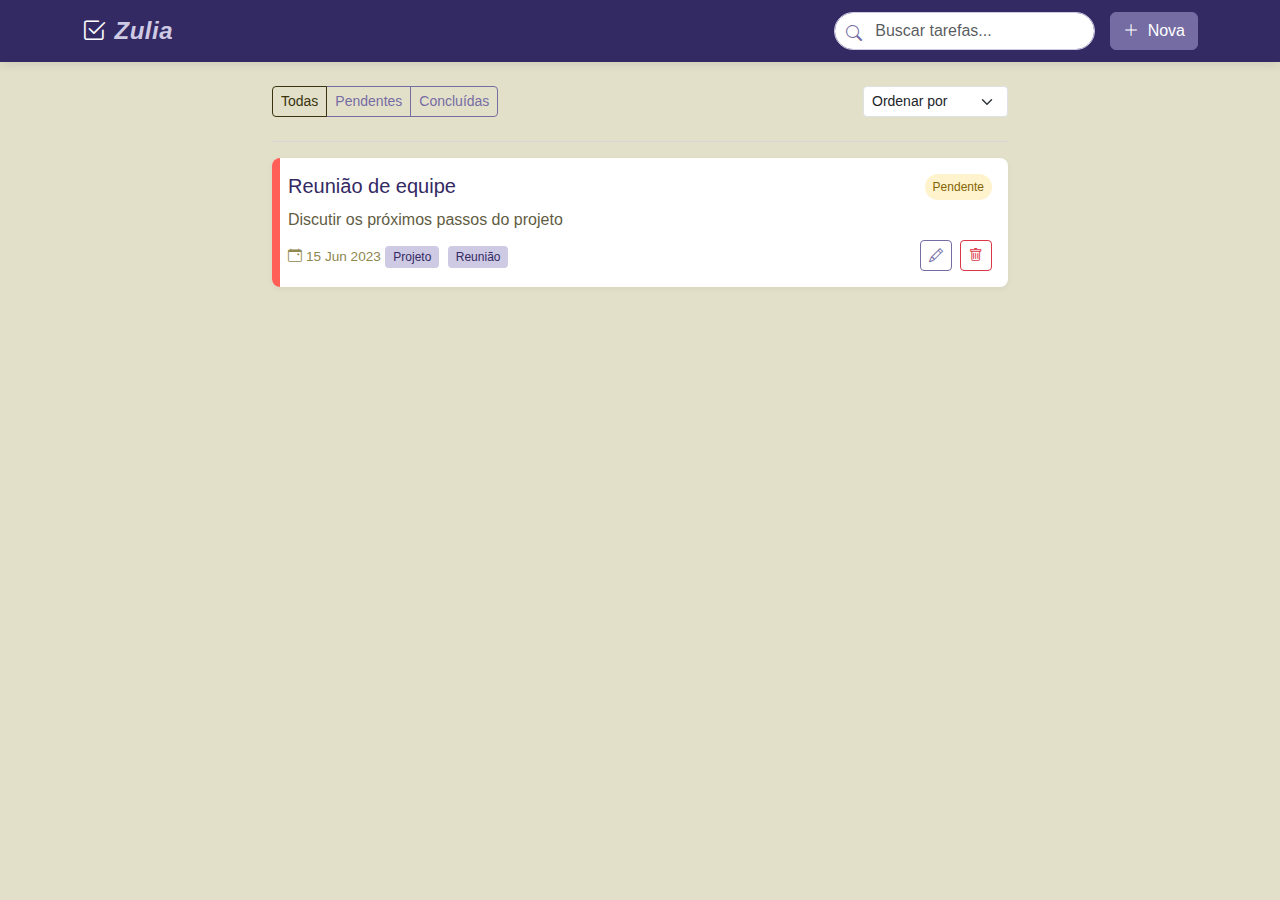
<file: atividade1/tarefas.html>
<!DOCTYPE html>
<html lang="pt-BR">
<head>
    <meta charset="UTF-8">
    <meta name="viewport" content="width=device-width, initial-scale=1.0">
    <title>Zulia | Organize suas tarefas</title>
    <link href="https://cdn.jsdelivr.net/npm/bootstrap@5.3.0/dist/css/bootstrap.min.css" rel="stylesheet">
    <link rel="stylesheet" href="https://cdn.jsdelivr.net/npm/bootstrap-icons@1.10.0/font/bootstrap-icons.css">
    <style>
        :root {
            --bg-light: #E3E0CA;
            --primary: #756CA3;
            --secondary: #CECAE3;
            --accent-dark: #8F8850;
            --dark: #332963;
            --text-dark: #39340E;
        }
        
        body {
            background-color: var(--bg-light);
            color: var(--text-dark);
            font-family: 'Segoe UI', Roboto, Oxygen, Ubuntu, Cantarell, sans-serif;
        }
        
        .navbar-zulia {
            background-color: var(--dark);
            box-shadow: 0 2px 10px rgba(0,0,0,0.1);
        }
        
        .navbar-zulia .navbar-brand {
            color: white;
            font-weight: 600;
            letter-spacing: 0.5px;
            font-size: 1.5rem;
        }
        
        .logo-zulia {
            color: var(--secondary);
            font-style: italic;
        }
        
        .card-zulia {
            background-color: white;
            border-radius: 8px;
            border: none;
            box-shadow: 0 2px 6px rgba(0,0,0,0.05);
            transition: all 0.3s ease;
            margin-bottom: 16px;
        }
        
        .card-zulia:hover {
            box-shadow: 0 5px 15px rgba(0,0,0,0.1);
            transform: translateY(-2px);
        }
        
        .priority-indicator {
            width: 8px;
            height: 100%;
            position: absolute;
            left: 0;
            top: 0;
            border-radius: 8px 0 0 8px;
        }
        
        .priority-1 { background-color: #FF5F56; }
        .priority-2 { background-color: #FFBD2E; }
        .priority-3 { background-color: #27C93F; }
        
        .btn-zulia {
            background-color: var(--primary);
            border-color: var(--primary);
            color: white;
        }
        
        .btn-zulia:hover {
            background-color: #665D96;
            border-color: #665D96;
        }
        
        .btn-outline-zulia {
            border-color: var(--primary);
            color: var(--primary);
        }
        
        .btn-outline-zulia:hover {
            background-color: var(--secondary);
        }
        
        .task-title {
            font-weight: 500;
            color: var(--dark);
        }
        
        .task-description {
            color: var(--text-dark);
            opacity: 0.8;
        }
        
        .due-date {
            font-size: 0.85rem;
            color: var(--accent-dark);
            font-weight: 500;
        }
        
        .due-date.overdue {
            color: #FF5F56;
            font-weight: bold;
        }
        
        .status-chip {
            display: inline-block;
            padding: 4px 8px;
            border-radius: 16px;
            font-size: 0.75rem;
            font-weight: 500;
        }
        
        .status-pending {
            background-color: #FFF3CD;
            color: #856404;
        }
        
        .status-completed {
            background-color: #D4EDDA;
            color: #155724;
        }
        
        .empty-state {
            text-align: center;
            padding: 40px 20px;
            color: var(--accent-dark);
        }
        
        .empty-state i {
            font-size: 3rem;
            margin-bottom: 1rem;
            color: var(--secondary);
        }
        
        .modal-content {
            border: none;
            border-radius: 8px;
        }
        
        .form-control:focus, .form-select:focus {
            border-color: var(--primary);
            box-shadow: 0 0 0 0.25rem rgba(117, 108, 163, 0.25);
        }
        
        .tag {
            display: inline-block;
            background-color: var(--secondary);
            color: var(--dark);
            padding: 2px 8px;
            border-radius: 4px;
            font-size: 0.75rem;
            margin-right: 4px;
        }
        
        .zulia-divider {
            border-top: 1px solid var(--secondary);
            opacity: 0.5;
            margin: 1rem 0;
        }
        
        .search-box {
            position: relative;
            margin-right: 15px;
        }
        
        .search-box i {
            position: absolute;
            left: 12px;
            top: 10px;
            color: var(--primary);
        }
        
        .search-input {
            padding-left: 40px;
            border-radius: 20px;
            border: 1px solid var(--secondary);
        }
    </style>
</head>
<body>
    <nav class="navbar navbar-expand-lg navbar-zulia mb-4">
        <div class="container">
            <a class="navbar-brand" href="#">
                <i class="bi bi-check2-square me-2"></i><span class="logo-zulia">Zulia</span>
            </a>
            
            <div class="d-flex align-items-center">
                <div class="search-box">
                    <i class="bi bi-search"></i>
                    <input type="text" class="form-control search-input" placeholder="Buscar tarefas...">
                </div>
                <button class="btn btn-zulia" data-bs-toggle="modal" data-bs-target="#taskModal">
                    <i class="bi bi-plus-lg me-1"></i> Nova
                </button>
            </div>
        </div>
    </nav>

    <main class="container">
        <div class="row">
            <div class="col-lg-8 mx-auto">
                <div class="d-flex justify-content-between mb-4">
                    <div class="btn-group">
                        <button class="btn btn-sm btn-outline-zulia active">Todas</button>
                        <button class="btn btn-sm btn-outline-zulia">Pendentes</button>
                        <button class="btn btn-sm btn-outline-zulia">Concluídas</button>
                    </div>
                    <div>
                        <select class="form-select form-select-sm" style="width: auto; display: inline-block;">
                            <option>Ordenar por</option>
                            <option>Data de criação</option>
                            <option>Prioridade</option>
                            <option>Prazo</option>
                        </select>
                    </div>
                </div>

                <div class="zulia-divider"></div>

                <div id="tasks-container">
                    <div class="card card-zulia position-relative">
                        <div class="priority-indicator priority-1"></div>
                        <div class="card-body">
                            <div class="d-flex justify-content-between align-items-start mb-2">
                                <h5 class="task-title mb-0">Reunião de equipe</h5>
                                <div>
                                    <span class="status-chip status-pending">Pendente</span>
                                </div>
                            </div>
                            <p class="task-description mb-2">Discutir os próximos passos do projeto</p>
                            <div class="d-flex justify-content-between align-items-center">
                                <div>
                                    <span class="due-date"><i class="bi bi-calendar-event me-1"></i>15 Jun 2023</span>
                                    <span class="tag">Projeto</span>
                                    <span class="tag">Reunião</span>
                                </div>
                                <div>
                                    <button class="btn btn-sm btn-outline-zulia me-1"><i class="bi bi-pencil"></i></button>
                                    <button class="btn btn-sm btn-outline-danger"><i class="bi bi-trash"></i></button>
                                </div>
                            </div>
                        </div>
                    </div>

                    <div class="empty-state d-none" id="empty-state">
                        <i class="bi bi-check2-all"></i>
                        <h4>Sua lista está vazia</h4>
                        <p class="text-muted">Adicione sua primeira tarefa</p>
                        <button class="btn btn-zulia mt-2" data-bs-toggle="modal" data-bs-target="#taskModal">
                            <i class="bi bi-plus-lg me-1"></i> Criar Tarefa
                        </button>
                    </div>
                </div>
            </div>
        </div>
    </main>

    <div class="modal fade" id="taskModal" tabindex="-1" aria-labelledby="taskModalLabel" aria-hidden="true">
        <div class="modal-dialog">
            <div class="modal-content">
                <div class="modal-header">
                    <h5 class="modal-title" id="modalTitle">Adicionar Nova Tarefa</h5>
                    <button type="button" class="btn-close" data-bs-dismiss="modal" aria-label="Close"></button>
                </div>
                <form id="taskForm">
                    <input type="hidden" id="taskId">
                    <div class="modal-body">
                        <div class="mb-3">
                            <label for="taskTitle" class="form-label">Título *</label>
                            <input type="text" class="form-control" id="taskTitle" required>
                        </div>
                        <div class="mb-3">
                            <label for="taskDescription" class="form-label">Descrição</label>
                            <textarea class="form-control" id="taskDescription" rows="3"></textarea>
                        </div>
                        <div class="row">
                            <div class="col-md-6 mb-3">
                                <label for="taskPriority" class="form-label">Prioridade *</label>
                                <select class="form-select" id="taskPriority" required>
                                    <option value="" selected disabled>Selecione</option>
                                    <option value="1">Alta</option>
                                    <option value="2">Média</option>
                                    <option value="3">Baixa</option>
                                </select>
                            </div>
                            <div class="col-md-6 mb-3">
                                <label for="taskDueDate" class="form-label">Prazo</label>
                                <input type="date" class="form-control" id="taskDueDate">
                            </div>
                        </div>
                        <div class="mb-3">
                            <label for="taskTags" class="form-label">Tags (separadas por vírgula)</label>
                            <input type="text" class="form-control" id="taskTags" placeholder="ex: projeto, urgente, cliente">
                        </div>
                        <div class="form-check mb-3">
                            <input class="form-check-input" type="checkbox" id="taskCompleted">
                            <label class="form-check-label" for="taskCompleted">
                                Tarefa concluída
                            </label>
                        </div>
                    </div>
                    <div class="modal-footer">
                        <button type="button" class="btn btn-outline-secondary" data-bs-dismiss="modal">Cancelar</button>
                        <button type="submit" class="btn btn-zulia">Salvar</button>
                    </div>
                </form>
            </div>
        </div>
    </div>

    <script src="https://cdn.jsdelivr.net/npm/bootstrap@5.3.0/dist/js/bootstrap.bundle.min.js"></script>
</body>
</html>
</file>
